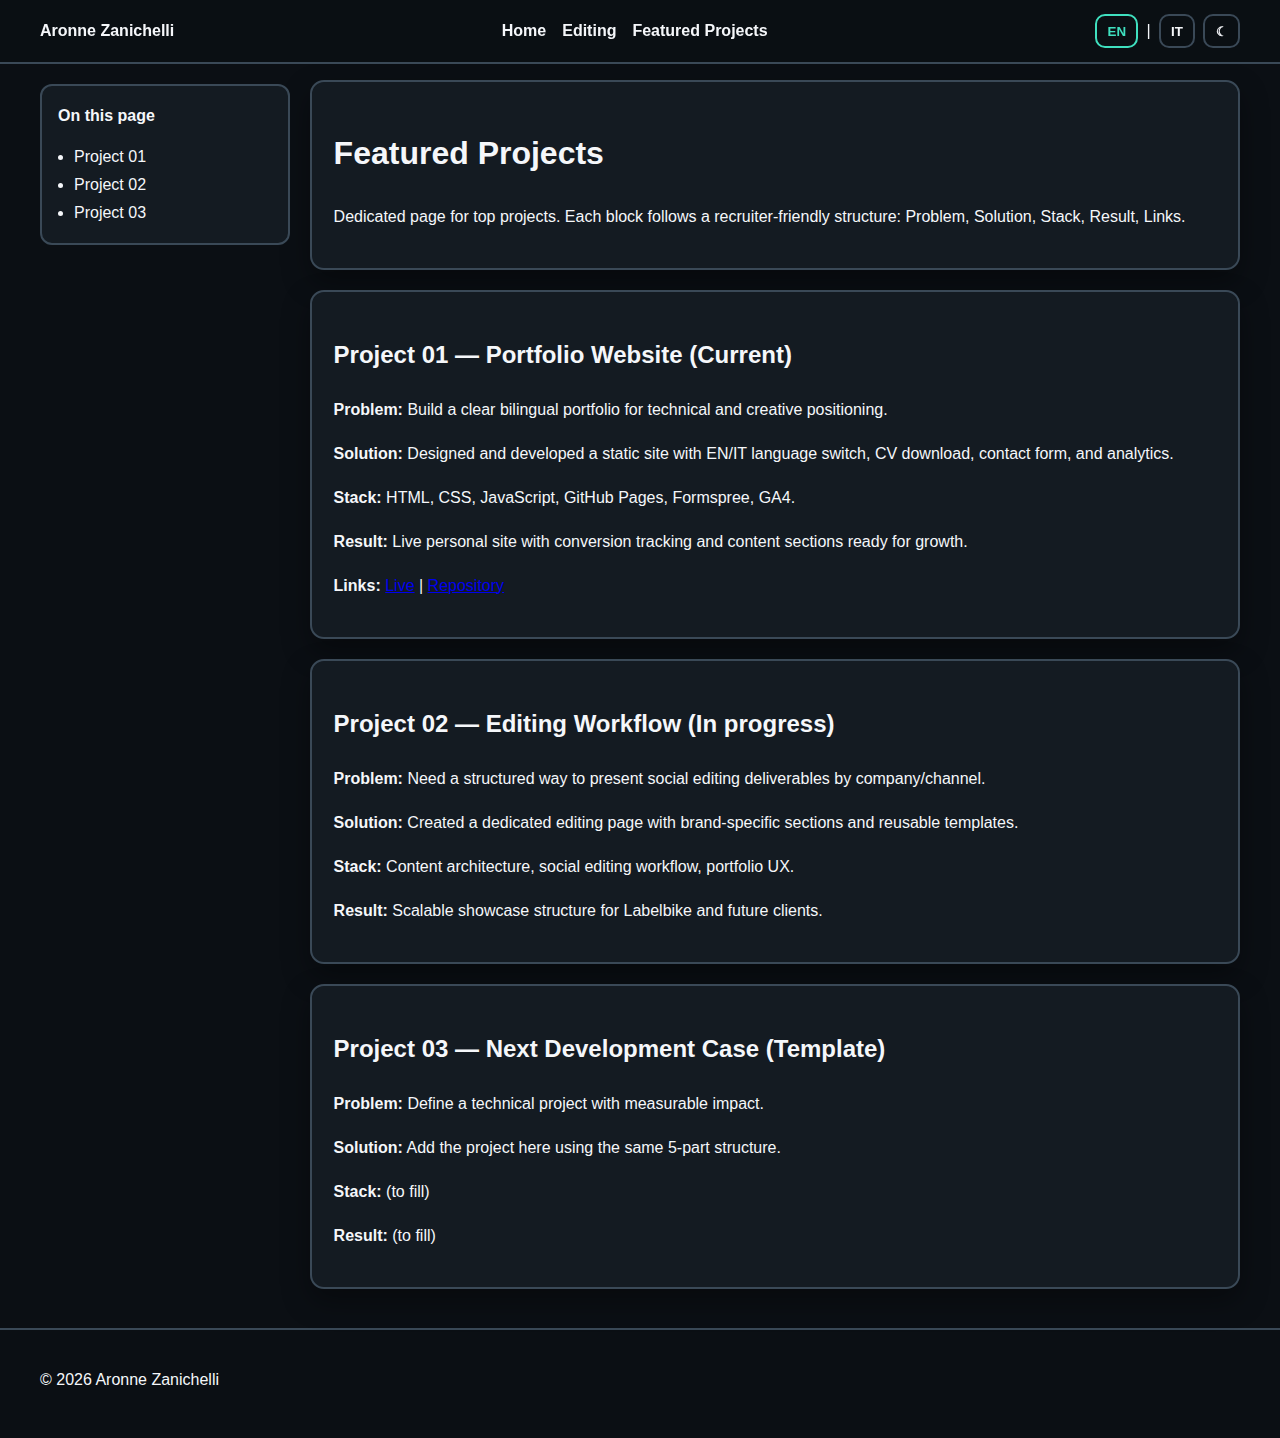
<file: featured.html>
<!doctype html>
<html lang="en">
  <head>
    <meta charset="UTF-8" />
    <meta name="viewport" content="width=device-width, initial-scale=1.0" />
    <title>Aronne Zanichelli | Featured Projects</title>
    <meta name="description" content="Featured projects page for web, game and creative development works." />
    <link rel="stylesheet" href="style.css" />
  </head>
  <body>
    <a class="skip-link" href="#mainContent">Skip to main content</a>

    <header class="site-header">
      <nav class="nav container" aria-label="Main navigation">
        <a class="brand" href="index.html">Aronne Zanichelli</a>
        <button id="menuToggle" class="menu-toggle" aria-label="Toggle menu" aria-expanded="false">☰</button>
        <ul id="navMenu" class="nav-menu">
          <li><a href="index.html" data-i18n="nav.home"></a></li>
          <li><a href="editing.html" data-i18n="nav.editing"></a></li>
          <li><a href="featured.html" data-i18n="nav.featured"></a></li>
        </ul>
        <div class="top-controls">
          <button class="lang-btn" data-lang="en">EN</button>
          <span>|</span>
          <button class="lang-btn" data-lang="it">IT</button>
          <button id="themeToggle" class="theme-toggle" aria-label="Toggle theme">☾</button>
        </div>
      </nav>
    </header>

    <main id="mainContent" class="page-layout container">
      <aside class="section-index" aria-label="Section index">
        <h2 data-i18n="toc.title"></h2>
        <ul>
          <li><a href="#project01">Project 01</a></li>
          <li><a href="#project02">Project 02</a></li>
          <li><a href="#project03">Project 03</a></li>
        </ul>
      </aside>

      <div class="content-column">
        <section class="card">
          <h1>Featured Projects</h1>
          <p>Dedicated page for top projects. Each block follows a recruiter-friendly structure: Problem, Solution, Stack, Result, Links.</p>
        </section>

        <section id="project01" class="card">
          <h2>Project 01 — Portfolio Website (Current)</h2>
          <p><strong>Problem:</strong> Build a clear bilingual portfolio for technical and creative positioning.</p>
          <p><strong>Solution:</strong> Designed and developed a static site with EN/IT language switch, CV download, contact form, and analytics.</p>
          <p><strong>Stack:</strong> HTML, CSS, JavaScript, GitHub Pages, Formspree, GA4.</p>
          <p><strong>Result:</strong> Live personal site with conversion tracking and content sections ready for growth.</p>
          <p><strong>Links:</strong> <a href="index.html">Live</a> | <a href="https://github.com/AronneZanicelli/AronneZanichelli.github.io" target="_blank" rel="noopener">Repository</a></p>
        </section>

        <section id="project02" class="card">
          <h2>Project 02 — Editing Workflow (In progress)</h2>
          <p><strong>Problem:</strong> Need a structured way to present social editing deliverables by company/channel.</p>
          <p><strong>Solution:</strong> Created a dedicated editing page with brand-specific sections and reusable templates.</p>
          <p><strong>Stack:</strong> Content architecture, social editing workflow, portfolio UX.</p>
          <p><strong>Result:</strong> Scalable showcase structure for Labelbike and future clients.</p>
        </section>

        <section id="project03" class="card">
          <h2>Project 03 — Next Development Case (Template)</h2>
          <p><strong>Problem:</strong> Define a technical project with measurable impact.</p>
          <p><strong>Solution:</strong> Add the project here using the same 5-part structure.</p>
          <p><strong>Stack:</strong> (to fill)</p>
          <p><strong>Result:</strong> (to fill)</p>
        </section>
      </div>
    </main>

    <footer class="site-footer">
      <div class="container footer-content">
        <p>© <span id="year"></span> Aronne Zanichelli</p>
      </div>
    </footer>

    <script src="script.js"></script>
  </body>
</html>
</file>
<file: style.css>
:root {
  --bg: #0b0f14;
  --card: #141b22;
  --text: #f5f7fa;
  --muted: #d4dde7;
  --accent: #3fe0bf;
  --accent-strong: #2ec1a4;
  --border: #3a4957;
  --focus: #ffd166;
  --shadow: 0 12px 28px rgba(0, 0, 0, 0.35);
}

body.light {
  --bg: #ffffff;
  --card: #f7fbff;
  --text: #0f1720;
  --muted: #223141;
  --accent: #006d5b;
  --accent-strong: #005245;
  --border: #8ea1b3;
  --focus: #7a2b00;
}

* { box-sizing: border-box; }
html { scroll-behavior: smooth; }
body {
  margin: 0;
  font-family: 'Inter', sans-serif;
  background: var(--bg);
  color: var(--text);
  line-height: 1.75;
  font-size: 1rem;
}

.skip-link {
  position: absolute;
  left: -9999px;
  top: 0;
  background: #000;
  color: #fff;
  padding: 0.75rem 1rem;
  z-index: 2000;
}
.skip-link:focus { left: 1rem; top: 1rem; }

.container {
  width: min(1200px, 94%);
  margin: 0 auto;
}

.site-header {
  position: sticky;
  top: 0;
  background: color-mix(in srgb, var(--bg) 92%, transparent);
  border-bottom: 2px solid var(--border);
  z-index: 999;
}

.nav {
  display: flex;
  align-items: center;
  justify-content: space-between;
  gap: 1rem;
  padding: 0.9rem 0;
}

.brand { color: var(--text); text-decoration: none; font-weight: 800; }

.nav-menu {
  list-style: none;
  display: flex;
  gap: 1rem;
  margin: 0;
  padding: 0;
}

.nav-menu a {
  color: var(--text);
  text-decoration: none;
  font-weight: 600;
  border-bottom: 2px solid transparent;
}
.nav-menu a:hover,
.nav-menu a:focus-visible {
  border-bottom-color: var(--accent);
}

.top-controls { display: flex; align-items: center; gap: 0.5rem; }

.lang-btn,
.theme-toggle,
.menu-toggle {
  background: transparent;
  border: 2px solid var(--border);
  color: var(--text);
  border-radius: 10px;
  padding: 0.45rem 0.65rem;
  cursor: pointer;
  font-weight: 600;
}
.lang-btn.active { border-color: var(--accent); color: var(--accent); }
.menu-toggle { display: none; }

.page-layout {
  display: grid;
  grid-template-columns: 250px 1fr;
  gap: 1.25rem;
  margin-top: 1rem;
}

.section-index {
  position: sticky;
  top: 84px;
  align-self: start;
  background: var(--card);
  border: 2px solid var(--border);
  border-radius: 12px;
  padding: 1rem;
}
.section-index h2 {
  margin-top: 0;
  font-size: 1rem;
}
.section-index ul {
  margin: 0;
  padding-left: 1rem;
}
.section-index a {
  color: var(--text);
  text-decoration: none;
}
.section-index a:hover,
.section-index a:focus-visible { color: var(--accent); }

.content-column { min-width: 0; }

.hero {
  display: grid;
  grid-template-columns: 1.2fr 0.8fr;
  align-items: center;
  gap: 2rem;
  margin-bottom: 1.6rem;
}

.eyebrow { color: var(--accent); font-weight: 800; text-transform: uppercase; letter-spacing: 0.08em; }
.title { color: var(--muted); font-weight: 600; }

.profile-image {
  width: 100%;
  max-width: 320px;
  justify-self: center;
  border-radius: 18px;
  border: 2px solid var(--border);
  box-shadow: var(--shadow);
}

.card {
  background: var(--card);
  border: 2px solid var(--border);
  border-radius: 14px;
  box-shadow: var(--shadow);
  padding: 1.35rem;
  margin-bottom: 1.25rem;
}

.hero-actions { display: flex; flex-wrap: wrap; gap: 0.75rem; margin-top: 1rem; }
.btn {
  display: inline-block;
  border-radius: 10px;
  border: 2px solid transparent;
  padding: 0.7rem 1.1rem;
  text-decoration: none;
  cursor: pointer;
  font-weight: 700;
}
.btn-primary { background: var(--accent); color: #07231d; }
.btn-primary:hover,
.btn-primary:focus-visible { background: var(--accent-strong); }
.btn-secondary { border-color: var(--border); color: var(--text); background: transparent; }

.skills-grid,
.portfolio-grid { display: grid; grid-template-columns: repeat(2, minmax(0, 1fr)); gap: 0.9rem; margin-bottom: 1.1rem; }

.soft-skills { margin-top: 0; }

.skill-card,
.portfolio-card {
  background: var(--card);
  border: 2px solid var(--border);
  border-radius: 12px;
  padding: 1rem;
}

.skill-bar {
  margin-top: 0.4rem;
  height: 10px;
  background: #2a3642;
  border-radius: 99px;
  overflow: hidden;
}
.skill-bar span { display: block; height: 100%; background: var(--accent); }

.timeline-visual {
  position: relative;
  margin-left: 0.2rem;
  padding-left: 1.2rem;
  border-left: 4px solid var(--accent);
  display: grid;
  gap: 1rem;
}

.timeline-node {
  position: relative;
  background: var(--card);
  border: 2px solid var(--border);
  border-radius: 12px;
  padding: 0.9rem 1rem;
}

.timeline-node::before {
  content: '';
  position: absolute;
  left: -1.62rem;
  top: 1.15rem;
  width: 14px;
  height: 14px;
  border-radius: 50%;
  background: var(--accent);
  border: 2px solid #062922;
}

.timeline-date {
  display: inline-block;
  background: #0c2c24;
  color: #d8fff3;
  padding: 0.2rem 0.5rem;
  border-radius: 8px;
  font-size: 0.85rem;
  font-weight: 700;
  margin-bottom: 0.45rem;
}

form { display: grid; gap: 0.6rem; }
input, textarea {
  width: 100%;
  padding: 0.75rem;
  border-radius: 8px;
  border: 2px solid var(--border);
  background: var(--bg);
  color: var(--text);
}

.email-link {
  color: #9df2ff;
  font-weight: 700;
  text-decoration: underline;
}
body.light .email-link { color: #004f9e; }

.social-contact-links {
  display: grid;
  gap: 0.5rem;
  margin-top: 0.5rem;
}

.social-contact-links a {
  display: inline-flex;
  align-items: center;
  gap: 0.5rem;
  color: var(--text);
  text-decoration: none;
  font-weight: 700;
}

.social-contact-links a:hover,
.social-contact-links a:focus-visible {
  color: var(--accent);
}

.social-icon {
  display: inline-flex;
  align-items: center;
  justify-content: center;
  width: 1.7rem;
  height: 1.7rem;
  border-radius: 999px;
  border: 2px solid var(--border);
  font-size: 0.7rem;
  font-weight: 800;
}

.form-feedback { min-height: 1.2rem; color: var(--accent); font-weight: 600; }

.site-footer {
  margin-top: 1.2rem;
  border-top: 2px solid var(--border);
  padding: 1.2rem 0 1.8rem;
}
.footer-content { display: flex; flex-wrap: wrap; justify-content: space-between; gap: 0.7rem; }
.footer-content a { color: var(--accent); font-weight: 700; }

.fade-in { animation: fadeIn 0.5s ease both; }
@keyframes fadeIn {
  from { opacity: 0; transform: translateY(8px); }
  to { opacity: 1; transform: translateY(0); }
}

input:focus-visible,
textarea:focus-visible,
button:focus-visible,
a:focus-visible {
  outline: 3px solid var(--focus);
  outline-offset: 3px;
}

@media (max-width: 980px) {
  .page-layout { grid-template-columns: 1fr; }
  .section-index {
    position: static;
    order: -1;
  }
}

@media (max-width: 840px) {
  .menu-toggle { display: inline-block; }
  .nav-menu {
    display: none;
    position: absolute;
    right: 3%;
    top: 58px;
    background: var(--card);
    border: 2px solid var(--border);
    border-radius: 12px;
    padding: 0.8rem;
    flex-direction: column;
  }
  .nav-menu.open { display: flex; }
  .hero { grid-template-columns: 1fr; }
  .skills-grid,
  .portfolio-grid { grid-template-columns: 1fr; }
}

@media (prefers-reduced-motion: reduce) {
  html { scroll-behavior: auto; }
  *, *::before, *::after {
    animation: none !important;
    transition: none !important;
  }
}

@media print {
  .site-header,
  .site-footer,
  #contact,
  #cv .btn,
  .section-index { display: none !important; }
  body {
    background: #fff;
    color: #000;
    font-size: 12pt;
  }
  .card,
  .skill-card,
  .timeline-node { box-shadow: none; border: 1px solid #777; }
}


/* ===== SEPARATORS ===== */
.sep {
  height: 1px;
  background: #e6e6e6;
  margin: 32px 0;
  border-radius: 2px;
}
.sep.small {
  margin: 14px auto;
  width: 70%;
}

/* ===== CV PREVIEW ===== */
.cv-preview-wrapper img {
  max-width: 100%;
  border-radius: 6px;
  box-shadow: 0 6px 18px rgba(0,0,0,0.08);
}

/* cv-actions and cv-lang removed — download handled by hero button */

.social-name {
  margin-left: 6px;
  font-weight: 500;
}


/* ===== PORTFOLIO SECTION ===== */

.pf-top {
  display: flex;
  justify-content: space-between;
  align-items: flex-start;
  gap: 0.6rem;
  margin-bottom: 0.55rem;
}

.pf-top h3 {
  margin: 0;
  font-size: 1rem;
  line-height: 1.35;
}

.badge {
  font-size: 0.68rem;
  font-weight: 800;
  padding: 0.18rem 0.52rem;
  border-radius: 99px;
  white-space: nowrap;
  flex-shrink: 0;
  letter-spacing: 0.04em;
  text-transform: uppercase;
  margin-top: 2px;
}

.badge--live  { background: #0b2921; color: #3fe0bf; border: 1.5px solid #3fe0bf; }
.badge--wip   { background: #2a1f00; color: #ffd166; border: 1.5px solid #ffd166; }
.badge--soon  { background: #1a1a2e; color: #9898cc; border: 1.5px solid #6060aa; }

body.light .badge--live  { background: #d5f5ee; color: #005245; border-color: #006d5b; }
body.light .badge--wip   { background: #fff8e0; color: #7a5500; border-color: #c89000; }
body.light .badge--soon  { background: #ededfa; color: #3a3a80; border-color: #6060aa; }

.stack-line {
  font-size: 0.78rem;
  color: var(--muted);
  font-family: 'Courier New', monospace;
  margin-top: 0.45rem;
  margin-bottom: 0;
  letter-spacing: 0.02em;
}

.pf-links {
  display: flex;
  gap: 0.55rem;
  margin-top: 0.85rem;
  flex-wrap: wrap;
}

.pf-links a {
  font-size: 0.8rem;
  font-weight: 700;
  color: var(--accent);
  text-decoration: none;
  border: 1.5px solid var(--accent);
  padding: 0.18rem 0.6rem;
  border-radius: 6px;
  transition: background 0.15s, color 0.15s;
}

.pf-links a:hover,
.pf-links a:focus-visible {
  background: var(--accent);
  color: #07231d;
}

.portfolio-card--upcoming {
  opacity: 0.6;
  border-style: dashed;
}

@media (min-width: 1100px) {
  .portfolio-grid { grid-template-columns: repeat(3, minmax(0, 1fr)); }
}


/* ===== PORTFOLIO SECTION ===== */
.section-intro {
  color: var(--muted);
  margin-top: -0.25rem;
  margin-bottom: 1rem;
  font-size: 0.97rem;
}

.portfolio-grid {
  display: grid;
  grid-template-columns: repeat(2, minmax(0, 1fr));
  gap: 1rem;
  margin-bottom: 1.25rem;
}

@media (max-width: 840px) {
  .portfolio-grid { grid-template-columns: 1fr; }
}

.portfolio-card {
  background: var(--card);
  border: 2px solid var(--border);
  border-radius: 14px;
  padding: 1.1rem 1.15rem;
  display: flex;
  flex-direction: column;
  gap: 0.6rem;
  transition: border-color 0.2s;
}

.portfolio-card:hover {
  border-color: var(--accent);
}

.portfolio-card-soon {
  opacity: 0.72;
}

.portfolio-card-header {
  display: flex;
  align-items: flex-start;
  justify-content: space-between;
  flex-wrap: wrap;
  gap: 0.5rem;
}

.portfolio-card h3 {
  margin: 0;
  font-size: 1rem;
  font-weight: 700;
  line-height: 1.35;
}

.portfolio-card p {
  margin: 0;
  font-size: 0.92rem;
  color: var(--muted);
  flex: 1;
}

/* Status badges */
.badge {
  display: inline-block;
  font-size: 0.75rem;
  font-weight: 700;
  padding: 0.2rem 0.55rem;
  border-radius: 99px;
  white-space: nowrap;
  flex-shrink: 0;
}

.badge-live {
  background: color-mix(in srgb, var(--accent) 18%, transparent);
  color: var(--accent);
  border: 1.5px solid var(--accent);
}

.badge-progress {
  background: rgba(255, 209, 102, 0.12);
  color: #ffd166;
  border: 1.5px solid #ffd166;
}

.badge-soon {
  background: rgba(255, 255, 255, 0.05);
  color: var(--muted);
  border: 1.5px solid var(--border);
}

/* Stack tags */
.stack-tags {
  display: flex;
  flex-wrap: wrap;
  gap: 0.3rem;
}

.tag {
  font-size: 0.7rem;
  font-weight: 600;
  background: rgba(255, 255, 255, 0.05);
  border: 1px solid var(--border);
  border-radius: 6px;
  padding: 0.15rem 0.45rem;
  color: var(--muted);
}

body.light .tag {
  background: rgba(0, 0, 0, 0.04);
}

/* Project links */
.project-links {
  display: flex;
  flex-wrap: wrap;
  gap: 0.5rem;
  margin-top: auto;
  padding-top: 0.4rem;
}

.proj-link {
  font-size: 0.82rem;
  font-weight: 700;
  text-decoration: none;
  padding: 0.3rem 0.7rem;
  border-radius: 8px;
  border: 1.5px solid var(--border);
  color: var(--text);
  transition: border-color 0.15s, color 0.15s;
}

.proj-link:hover,
.proj-link:focus-visible {
  border-color: var(--accent);
  color: var(--accent);
}

.proj-link-primary {
  background: color-mix(in srgb, var(--accent) 14%, transparent);
  border-color: var(--accent);
  color: var(--accent);
}

.proj-link-disabled {
  opacity: 0.45;
  cursor: default;
  pointer-events: none;
}
</file>
